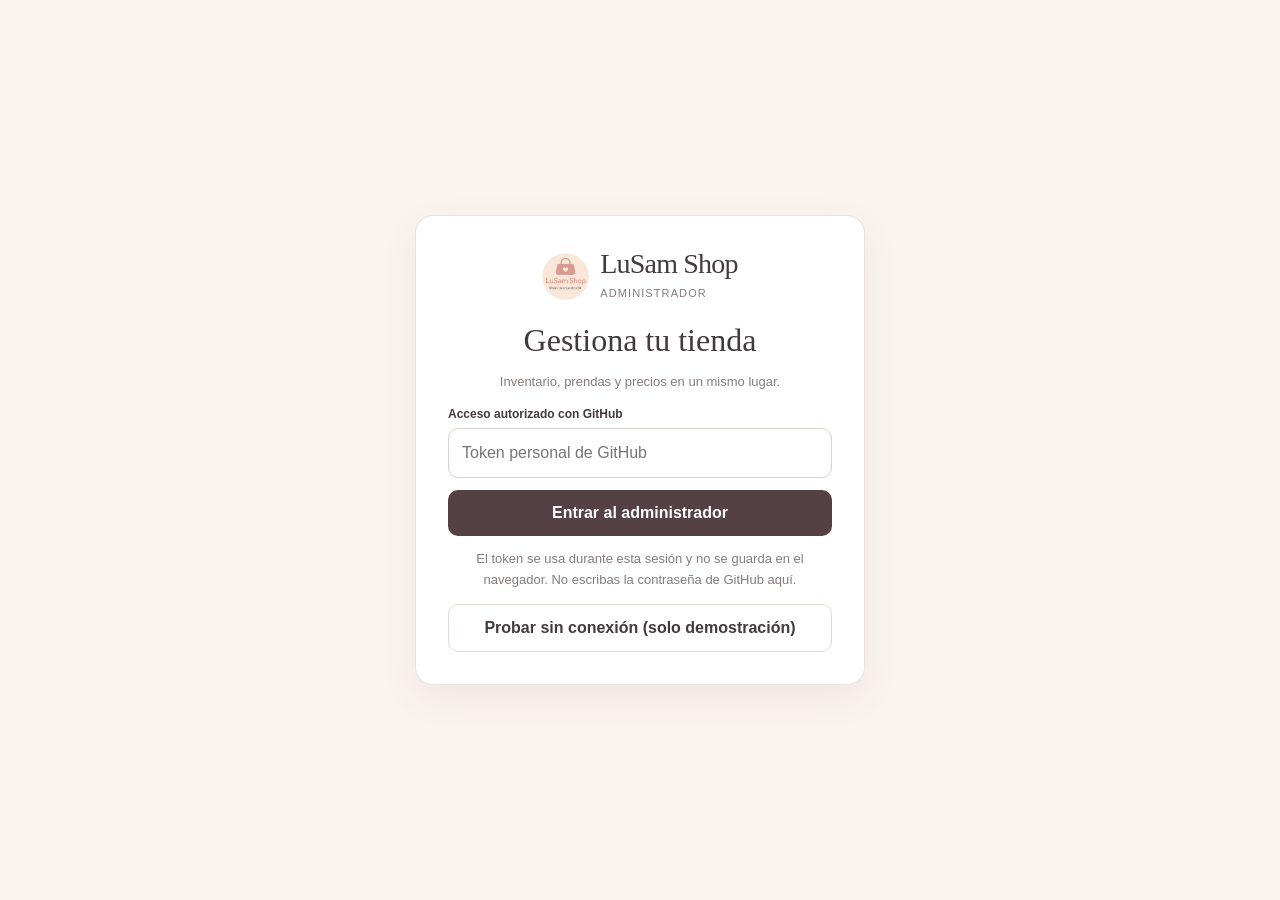
<file: admin/index.html>
<!doctype html><html lang="es"><head><meta charset="utf-8"><meta name="viewport" content="width=device-width,initial-scale=1"><meta name="theme-color" content="#cd958b"><title>LuSam Shop · Administrador</title><link rel="stylesheet" href="../assets/sistema.css"></head><body>
<div id="login-view" class="login-wrap"><section class="panel login"><div class="brand"><img src="../assets/logo.png" alt="LuSam"><div><h1>LuSam Shop</h1><small>Administrador</small></div></div><h2>Gestiona tu tienda</h2><p>Inventario, prendas y precios en un mismo lugar.</p><form id="login-form"><div class="field"><label for="auth">Acceso autorizado con GitHub</label><input type="password" id="auth" placeholder="Token personal de GitHub" autocomplete="off" required></div><button class="primary full" type="submit">Entrar al administrador</button></form><p class="authhelp">El token se usa durante esta sesión y no se guarda en el navegador. No escribas la contraseña de GitHub aquí.</p><button id="demo-button" class="ghost full" type="button">Probar sin conexión (solo demostración)</button><div id="login-message" role="status"></div></section></div>
<main id="app-view" class="page hidden"><div class="topbar"><div class="brand"><img src="../assets/logo.png" alt="Logo"><div><h1>LuSam Shop</h1><small>Panel de administración</small></div></div><div class="top-actions"><button id="refresh" class="ghost small">↻ Actualizar</button><button id="logout" class="ghost small">Salir</button></div></div><div id="demo-alert" class="banner hidden">MODO DEMOSTRACIÓN. Los cambios se guardan únicamente en este navegador y NO actualizan GitHub ni la tienda pública.</div><div id="sync-message" role="status" class="hidden"></div><nav class="nav" aria-label="Secciones"><button class="selected" data-tab="resumen">Resumen</button><button data-tab="productos">Productos</button><button data-tab="movimientos">Movimientos</button><button data-tab="finanzas">Ganancias y diezmo</button><button id="goto-caja">Ir a caja ↗</button></nav><section id="resumen"><div class="toolbar"><h2>Tu tienda de un vistazo</h2><span class="pill" id="updated"></span></div><div class="grid" id="stats"></div><section class="panel" style="margin-top:16px"><h3>Productos que necesitan reposición</h3><div id="low-stock"></div></section></section><section id="productos" class="hidden"><div class="toolbar"><h2>Prendas e inventario</h2><div class="btnrow"><button id="new-product" class="pink">+ Agregar prenda</button></div></div><div class="toolbar"><input id="search" type="search" placeholder="Buscar por nombre o referencia"><select id="filter" style="max-width:190px"><option value="Todas">Todas las categorías</option></select></div><div id="product-list" class="product-grid"></div></section><section id="movimientos" class="hidden"><div class="toolbar"><h2>Historial de movimientos</h2></div><div class="panel"><div id="movement-list" class="tablewrap"></div></div></section><section id="finanzas" class="hidden"><div class="toolbar"><div><h2>Ganancias y diezmo</h2><p class="help">Control privado de ventas, costos y el 10 % de la ganancia positiva por prenda.</p></div><button id="finance-csv" class="ghost" type="button">Exportar reporte CSV</button></div>
<div class="panel finance-filters"><div class="finance-controls">
 <div class="field"><label for="finance-mode">Consultar por</label><select id="finance-mode"><option value="mes">Mes completo</option><option value="quincena">Quincena</option><option value="personalizado">Fechas personalizadas</option><option value="todos">Todo el historial</option></select></div>
 <div class="field" id="finance-month-wrap"><label for="finance-month">Mes</label><input id="finance-month" type="month"></div>
 <div class="field hidden" id="finance-half-wrap"><label for="finance-half">Quincena</label><select id="finance-half"><option value="1">Del 1 al 15</option><option value="2">Del 16 al final del mes</option></select></div>
 <div class="field hidden" id="finance-start-wrap"><label for="finance-start">Desde</label><input id="finance-start" type="date"></div>
 <div class="field hidden" id="finance-end-wrap"><label for="finance-end">Hasta</label><input id="finance-end" type="date"></div>
 </div><p id="finance-period-label" class="help"></p></div>
 <div class="finance-grid" id="finance-stats"></div>
 <section class="panel" style="margin-top:16px"><div class="toolbar"><h3>Detalle por prenda vendida</h3><span class="pill" id="finance-sales-count"></span></div><div id="finance-warning" class="banner hidden"></div><div id="finance-detail" class="tablewrap"></div><p class="help">La ganancia es el ingreso por prendas después del descuento menos su costo de compra. El domicilio no se considera ganancia. No incluye otros gastos del negocio. Las ventas anuladas no suman.</p></section></section>
<p class="help" style="margin-top:20px">El administrador guarda productos y existencias. Las ventas se registran desde Caja. Nunca pegues claves de GitHub en archivos HTML.</p></main>
<dialog id="editor" class="formpanel"><div class="dialog-head"><h2 id="editor-title">Editar prenda</h2><button type="button" id="close-editor" class="ghost" aria-label="Cerrar">✕</button></div><form id="product-form"><div class="dialog-body"><div class="two"><div class="field"><label>Referencia / código</label><input id="sku" placeholder="LUS-013" required maxlength="45"></div><div class="field"><label>Nombre de la prenda</label><input id="name" placeholder="Vestido Aurora" required maxlength="120"></div></div><div class="three"><div class="field"><label>Categoría</label><select id="category"><option>Vestidos</option><option>Blusas</option><option>Conjuntos</option><option>Pantalones</option><option>Faldas</option><option>Chaquetas</option><option>Accesorios</option><option>Calzado</option><option>Otros</option></select></div><div class="field"><label>Precio ($)</label><input id="price" type="number" min="0" step="100" required></div><div class="field"><label>Precio anterior ($)</label><input id="old" type="number" min="0" step="100"></div></div><div class="field"><label for="cost">Precio de costo por unidad ($) · Privado</label><input id="cost" type="number" min="0" step="1" placeholder="¿Cuánto costó comprar esta prenda?"><p class="help" id="cost-preview">Indica el costo para calcular la ganancia y el diezmo de cada venta.</p></div><div class="two"><div class="field"><label>Color / variante</label><input id="color-name" placeholder="Rosa claro"></div><div class="field"><label>Etiqueta</label><input id="tag" placeholder="Nuevo, oferta..."></div></div><div class="field"><label>Foto por URL pública (https://)</label><input type="url" id="photo" placeholder="https://..." autocomplete="off"></div><div class="two"><div class="field"><label>O subir fotografía desde tu celular</label><input type="file" id="file" accept="image/*"><span class="help">La foto se publicará en el repositorio web. En demo no se suben imágenes.</span></div><div><img id="photo-preview" class="preview hidden" alt="Vista previa de la foto"></div></div><div class="field"><label>Descripción</label><textarea id="description" placeholder="Detalles de esta prenda..."></textarea></div><div class="formgroup"><h4>Existencias por talla</h4><div id="stock-fields" class="three"></div><p class="help">Cada color con inventario independiente debe tener su propia referencia.</p></div><div class="btnrow"><label class="checkline"><input id="active" type="checkbox" checked> Visible en la tienda</label><label class="checkline"><input id="featured" type="checkbox"> Destacado</label></div><div id="editor-message" role="status"></div></div><div class="dialog-foot"><button type="button" id="cancel-editor" class="ghost">Cancelar</button><button id="save-product" type="submit" class="primary">Guardar producto</button></div></form></dialog>
<script type="module" src="./admin.js"></script></body></html>
</file>
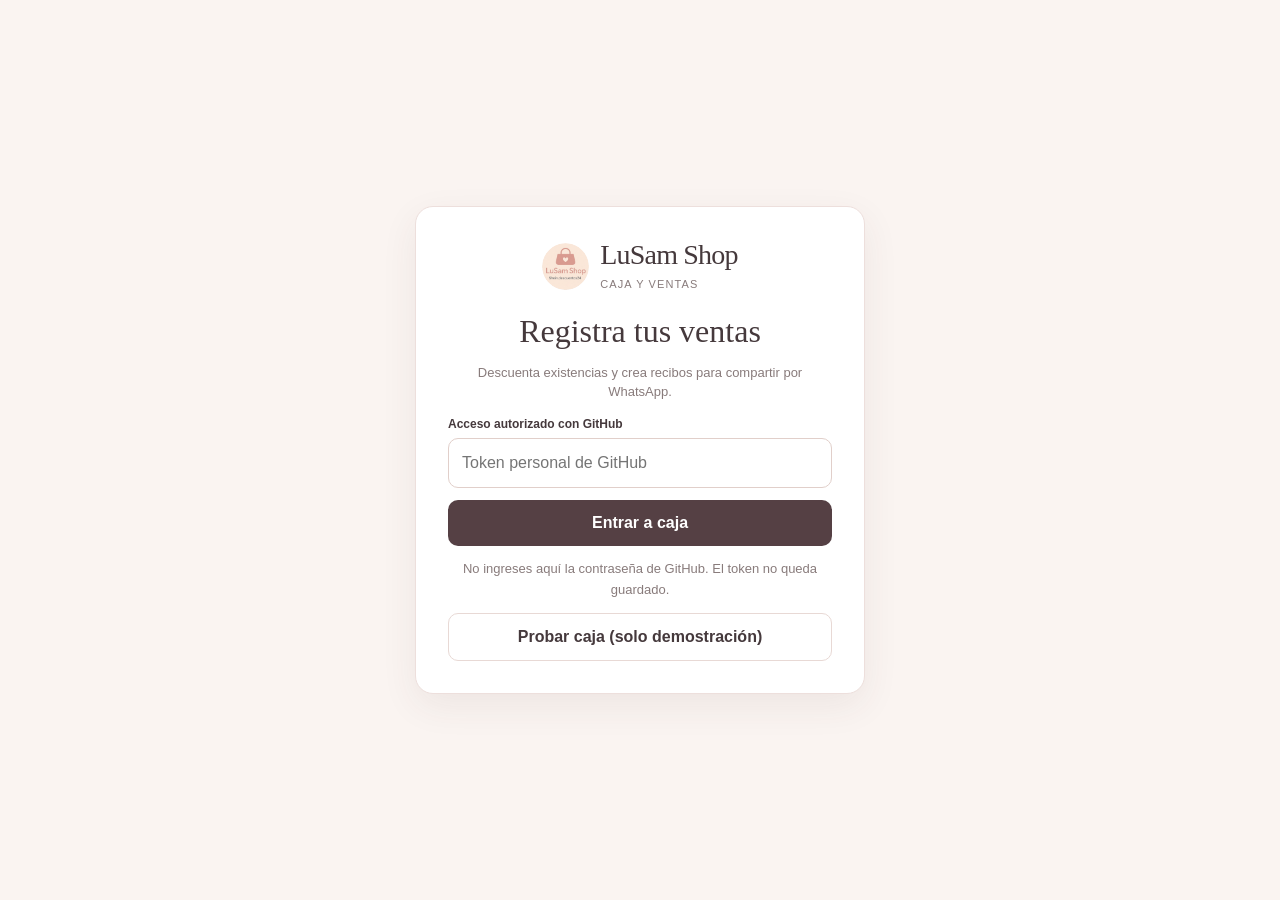
<file: caja/index.html>
<!doctype html><html lang="es"><head><meta charset="utf-8"><meta name="viewport" content="width=device-width,initial-scale=1"><meta name="theme-color" content="#cd958b"><title>LuSam Shop · Caja y ventas</title><link rel="stylesheet" href="../assets/sistema.css"></head><body>
<div id="login-view" class="login-wrap"><section class="panel login"><div class="brand"><img src="../assets/logo.png" alt="LuSam"><div><h1>LuSam Shop</h1><small>Caja y ventas</small></div></div><h2>Registra tus ventas</h2><p>Descuenta existencias y crea recibos para compartir por WhatsApp.</p><form id="login-form"><div class="field"><label>Acceso autorizado con GitHub</label><input id="auth" type="password" placeholder="Token personal de GitHub" autocomplete="off" required></div><button class="primary full" type="submit">Entrar a caja</button></form><p class="authhelp">No ingreses aquí la contraseña de GitHub. El token no queda guardado.</p><button id="demo-button" class="ghost full">Probar caja (solo demostración)</button><div id="login-message" role="status"></div></section></div>
<main id="app-view" class="page hidden"><div class="topbar"><div class="brand"><img src="../assets/logo.png" alt="Logo"><div><h1>LuSam Shop</h1><small>Caja · Registro de ventas</small></div></div><div class="top-actions"><button id="refresh" class="ghost small">↻ Actualizar</button><button id="logout" class="ghost small">Salir</button></div></div><div id="demo-alert" class="banner hidden">MODO DEMOSTRACIÓN. Las ventas no se guardan en GitHub ni descuentan el inventario publicado.</div><div id="status" role="status" class="hidden"></div><nav class="nav"><button data-tab="vender" class="selected">Nueva venta</button><button data-tab="historial">Historial de ventas</button><button id="goto-admin">Ir al administrador ↗</button></nav>
<section id="vender"><div class="sale-layout"><div class="panel"><div class="toolbar"><h2>Selecciona las prendas</h2></div><div class="field"><label>Buscar por referencia o nombre</label><input type="search" id="search" placeholder="Ej. LUS-001 o vestido"></div><div id="sale-list" class="sale-list"></div><hr style="border:0;border-top:1px solid var(--line);margin:18px 0"><div class="two"><div class="field"><label>Prenda seleccionada</label><input id="selected-name" readonly placeholder="Selecciona una prenda de la lista"></div><div class="field"><label>Talla</label><select id="selected-size"></select></div></div><div class="two"><div class="field"><label>Cantidad</label><input id="selected-qty" type="number" min="1" step="1" value="1"></div><div style="display:flex;align-items:end"><button id="add-product" type="button" class="pink full">+ Agregar a venta</button></div></div></div><div class="panel"><div class="toolbar"><h2>Resumen de venta</h2></div><div id="cart-lines"></div><div class="two"><div class="field"><label>Descuento ($)</label><input id="discount" type="number" min="0" step="100" value="0"></div><div class="field"><label>Domicilio ($)</label><input id="delivery" type="number" min="0" step="100" value="0"></div></div><div class="total"><span>Total</span><span id="cart-total">$0</span></div><div class="field"><label>Cliente (opcional)</label><input id="customer" maxlength="100" placeholder="Nombre del cliente"></div><div class="field"><label>Método de pago</label><select id="payment"><option>Efectivo</option><option>Transferencia</option><option>Mixto</option><option>Otro</option></select></div><div class="field"><label>Nota (opcional)</label><textarea id="note" placeholder="Observaciones del pedido"></textarea></div><button id="confirm" type="button" class="primary full">Confirmar venta y descontar inventario</button><p class="help">Solo se descuenta inventario cuando la venta queda guardada. Si hay un conflicto de cantidades, la venta se rechazará.</p></div></div></section>
<section id="historial" class="hidden"><div class="toolbar"><h2>Ventas registradas</h2><span class="pill" id="history-summary"></span></div><div class="panel"><div id="history-list" class="tablewrap"></div></div></section></main>
<dialog id="receipt-dialog" class="formpanel"><div class="dialog-head"><h2>Venta registrada</h2><button id="close-receipt" class="ghost" type="button">✕</button></div><div class="dialog-body"><p class="help">Este documento es un comprobante interno. No es una factura electrónica.</p><img id="receipt-preview" class="receipt" alt="Recibo de venta LuSam Shop"><p id="receipt-message" class="help"></p></div><div class="dialog-foot"><button id="share-receipt" class="pink" type="button">Compartir imagen</button><button id="download-receipt" class="primary" type="button">Guardar PNG</button></div></dialog>
<script type="module" src="./caja.js"></script></body></html>
</file>
<file: assets/sistema.css>
:root{--rose:#bd8585;--rose2:#f4ded8;--cream:#fffaf7;--paper:#fff;--line:#e8d9d5;--ink:#45393c;--muted:#887b7b;--dark:#554044;--good:#317b62;--bad:#ad545d;--shadow:0 12px 36px rgba(80,48,54,.075)}
*{box-sizing:border-box}body{background:#faf4f1;color:var(--ink);font-family:Inter,'Segoe UI',Arial,sans-serif;margin:0;line-height:1.5}button,input,select,textarea{font:inherit}button{cursor:pointer}button:disabled{opacity:.52;cursor:not-allowed}input,select,textarea{border:1px solid #e1cfca;border-radius:10px;padding:12px 13px;width:100%;background:white;color:var(--ink);min-width:0;outline-color:var(--rose)}textarea{min-height:76px;resize:vertical}label{font-size:12px;font-weight:750;display:block;margin:0 0 5px}button{border:0;border-radius:10px;padding:11px 15px;font-weight:750;background:#f1e2df;color:var(--ink)}button:hover{filter:brightness(.97)}button:focus-visible,input:focus-visible{outline:2px solid var(--rose)}.primary{background:var(--dark);color:#fff}.pink{background:#b47c82;color:white}.ghost{background:transparent;border:1px solid var(--line)}.danger{background:#fce9e9;color:var(--bad)}.small{padding:8px 10px;font-size:12px}.icon{font-size:20px}.page{max-width:1240px;margin:auto;padding:24px}.topbar{display:flex;gap:12px;justify-content:space-between;align-items:center;margin-bottom:18px}.brand{display:flex;align-items:center;gap:11px}.brand img{width:47px;height:47px;border-radius:50%;object-fit:cover}.brand h1{font:500 28px Georgia,serif;letter-spacing:-.8px;margin:0}.brand small{color:var(--muted);font-size:11px;letter-spacing:1.1px;text-transform:uppercase}.top-actions{display:flex;gap:8px;flex-wrap:wrap}.nav{display:flex;gap:7px;overflow:auto;scrollbar-width:none;padding:5px 0 18px}.nav button{white-space:nowrap;border-radius:30px;background:var(--paper);border:1px solid var(--line)}.nav button.selected{background:var(--dark);color:white;border-color:var(--dark)}.panel{background:var(--paper);border:1px solid #eddfdc;border-radius:18px;padding:20px;box-shadow:var(--shadow)}.grid{display:grid;grid-template-columns:repeat(4,minmax(0,1fr));gap:13px}.two{display:grid;grid-template-columns:repeat(2,minmax(0,1fr));gap:14px}.three{display:grid;grid-template-columns:repeat(3,minmax(0,1fr));gap:12px}.stat{background:#fff;border:1px solid var(--line);border-radius:15px;padding:20px}.stat strong{font-size:27px;display:block;margin-top:6px;line-height:1.2}.stat small,.muted{color:var(--muted)}.stat small{font-size:11px;text-transform:uppercase;letter-spacing:.8px}.toolbar{display:flex;justify-content:space-between;gap:10px;align-items:center;flex-wrap:wrap;margin-bottom:16px}.toolbar input{max-width:340px}.toolbar h2{margin:0;font:500 30px Georgia,serif}.btnrow{display:flex;gap:8px;align-items:center;flex-wrap:wrap}.pill{font-size:11px;background:#f4ece8;border-radius:999px;padding:5px 9px;font-weight:750;display:inline-block}.pill.good{background:#e1f1e9;color:#276f56}.pill.bad{background:#fae3e4;color:#a34e5d}.banner{padding:12px 15px;background:#fff1dd;border:1px solid #edd8b2;color:#715b3c;border-radius:12px;font-size:12px;margin-bottom:14px}.notice{padding:12px 14px;border-radius:12px;background:#edf6ef;color:#346b53;margin:12px 0;font-size:13px}.notice.error{background:#fff0f0;color:#a14b55}.login-wrap{min-height:100vh;display:grid;place-items:center;padding:22px}.login{width:min(450px,100%);padding:32px}.login .brand{justify-content:center;margin-bottom:18px}.login h2{text-align:center;font:500 32px Georgia,serif;margin:10px 0}.login p{text-align:center;color:var(--muted);font-size:13px}.field{margin-bottom:12px}.full{width:100%}.product-grid{display:grid;grid-template-columns:repeat(3,minmax(0,1fr));gap:14px}.product{background:#fff;border:1px solid var(--line);border-radius:16px;display:flex;gap:13px;padding:12px;min-width:0}.product img{width:100px;height:129px;object-fit:cover;background:#f3e3df;border-radius:12px;flex-shrink:0}.product .info{min-width:0;flex:1}.product h3{font-size:14px;margin:3px 0;line-height:1.3}.product p{font-size:12px;color:var(--muted);margin:3px 0}.product b{font-size:15px}.sizes{font-size:12px;display:flex;flex-wrap:wrap;gap:5px;margin:8px 0}.sizes span{background:#f5ece8;padding:3px 7px;border-radius:6px}.tablewrap{overflow:auto}.table{width:100%;border-collapse:collapse;text-align:left;font-size:12px}.table th,.table td{border-bottom:1px solid var(--line);padding:12px 9px;white-space:nowrap}.table th{font-size:11px;color:var(--muted)}.empty{text-align:center;padding:35px 15px;color:var(--muted)}.authhelp{font-size:11px;color:var(--muted);line-height:1.6}.authhelp code{font-size:10px}.formpanel{max-width:800px;width:calc(100% - 20px);border:0;border-radius:20px;padding:0;box-shadow:0 20px 70px #23151a55;max-height:95dvh}.formpanel::backdrop{background:#291e26a3}.dialog-head{position:sticky;top:0;background:#fff;display:flex;justify-content:space-between;align-items:center;padding:18px 22px;border-bottom:1px solid var(--line);z-index:2}.dialog-body{padding:20px 22px;max-height:calc(95dvh - 140px);overflow:auto}.dialog-foot{position:sticky;bottom:0;background:#fff;padding:14px 22px;border-top:1px solid var(--line);display:flex;gap:8px;justify-content:flex-end}.dialog-head h2{margin:0;font:500 25px Georgia,serif}.formgroup{margin-bottom:15px}.formgroup h4{margin:8px 0;font-size:13px}.formgroup .two,.formgroup .three{margin-bottom:10px}.checkline{display:flex;gap:9px;align-items:center}.checkline input{width:auto}.preview{max-height:120px;max-width:110px;object-fit:cover;border-radius:10px}.sale-layout{display:grid;grid-template-columns:1.35fr 1fr;gap:17px;align-items:start}.sale-list{max-height:415px;overflow:auto}.sale-choice{border:1px solid var(--line);display:flex;gap:12px;padding:10px;margin-bottom:8px;border-radius:13px;align-items:center}.sale-choice img{width:53px;height:69px;object-fit:cover;border-radius:8px;background:#f6ebe8}.sale-choice .details{min-width:0;flex:1}.sale-choice strong{font-size:13px;display:block}.sale-choice small{color:var(--muted)}.cart-line{display:flex;gap:7px;align-items:center;justify-content:space-between;padding:10px 0;border-bottom:1px solid var(--line);font-size:12px}.cart-line .line-text{flex:1}.cart-line strong{display:block;font-size:13px}.total{font-size:24px;font-weight:850;display:flex;justify-content:space-between;margin:14px 0}.receipt{max-width:390px;width:100%;border:1px solid var(--line);border-radius:10px;display:block;margin:15px auto}.help{font-size:12px;color:var(--muted)}.hidden{display:none!important}a{color:var(--rose)}@media(max-width:1100px){.product-grid{grid-template-columns:repeat(2,minmax(0,1fr))}.grid{grid-template-columns:repeat(2,1fr)}}@media(max-width:760px){.page{padding:13px}.topbar{align-items:flex-start}.brand h1{font-size:23px}.brand img{width:39px;height:39px}.top-actions button{font-size:11px;padding:8px}.nav{padding-bottom:13px}.panel{padding:15px;border-radius:15px}.product-grid{grid-template-columns:1fr}.product img{width:86px;height:112px}.toolbar h2{font-size:25px}.toolbar input{max-width:100%}.toolbar{align-items:stretch}.toolbar>*{width:100%}.toolbar .btnrow{width:auto}.sale-layout{grid-template-columns:1fr}.two{grid-template-columns:1fr}.three{grid-template-columns:repeat(2,1fr)}.stat{padding:14px}.stat strong{font-size:23px}.login{padding:22px}.dialog-body{padding:15px}.dialog-head,.dialog-foot{padding:12px 14px}.formpanel{max-height:97dvh;width:100%;height:97dvh;max-width:100%;border-radius:16px 16px 0 0;margin:auto 0 0 0}.dialog-body{max-height:calc(97dvh - 125px)}.sale-list{max-height:360px}}@media(max-width:390px){.grid,.three{grid-template-columns:1fr 1fr}.product img{width:76px;height:105px}.brand small{letter-spacing:0}.topbar{gap:6px}}
/* Reporte financiero privado: estilo editorial rosé, adaptable a celular */
.finance-filters{margin:0 0 15px}
.finance-controls{display:grid;grid-template-columns:repeat(auto-fit,minmax(170px,1fr));gap:12px;align-items:end}
.finance-controls .field{margin:0}
.finance-grid{display:grid;grid-template-columns:repeat(3,minmax(0,1fr));gap:13px}
.finance-grid .stat{background:linear-gradient(135deg,#fff 0%,#fff9f7 100%)}
.finance-grid .stat strong{font-size:25px;overflow-wrap:anywhere}
#finance-detail{max-height:560px}
#finance-detail .table thead th{position:sticky;top:0;background:#fff8f5;z-index:1}
#finance-detail .table tbody tr:hover{background:#fff9f6}
#finance-warning{margin:0 0 14px}
@media(max-width:760px){.finance-grid{grid-template-columns:repeat(2,minmax(0,1fr))}.finance-grid .stat strong{font-size:20px}.finance-controls{grid-template-columns:repeat(2,minmax(0,1fr))}}
@media(max-width:390px){.finance-controls{grid-template-columns:1fr}.finance-grid .stat{padding:10px}.finance-grid .stat strong{font-size:18px}}
</file>
